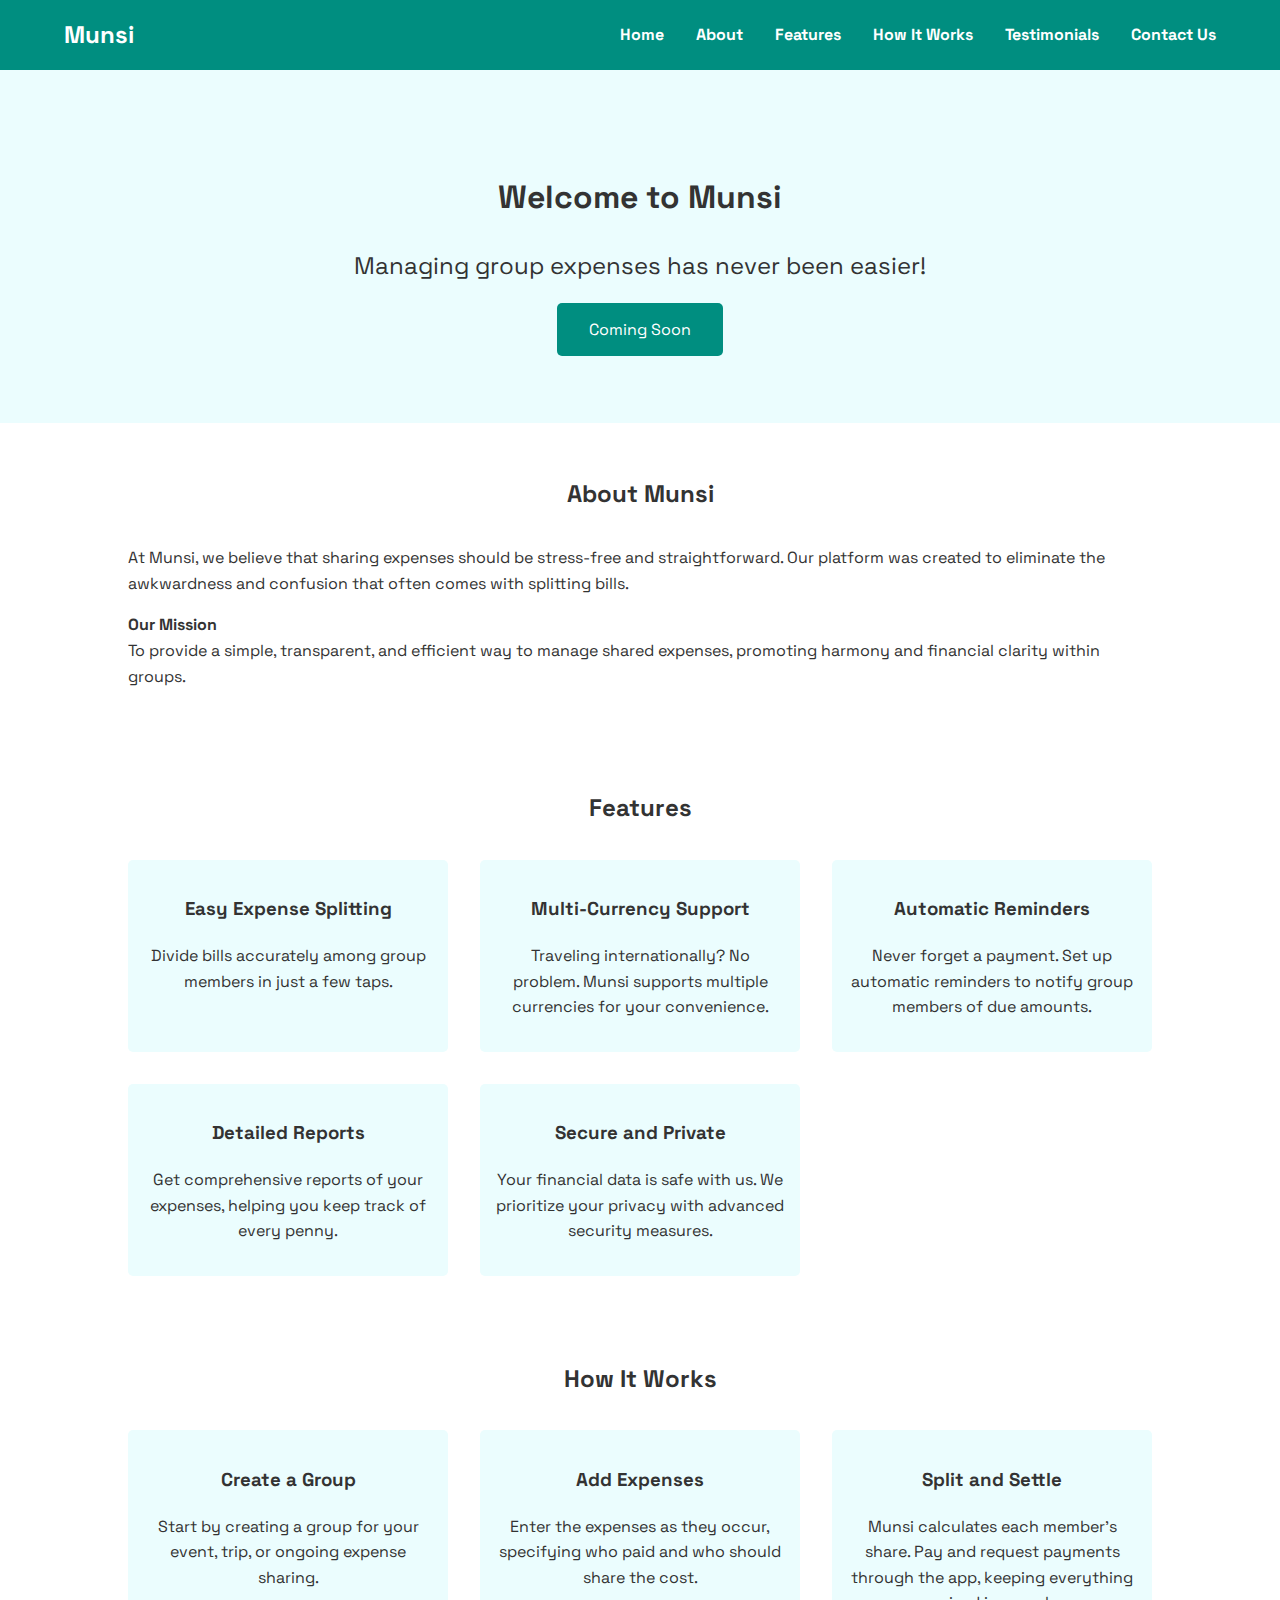
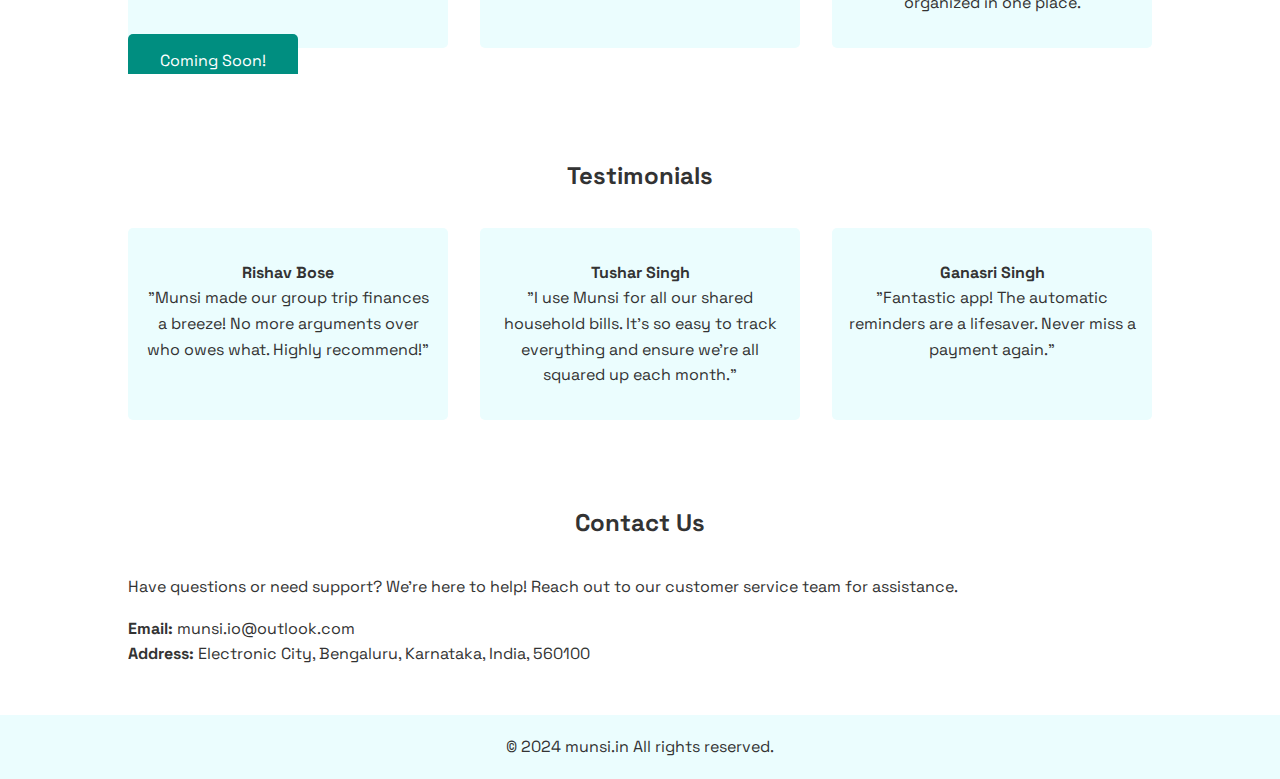
<file: index.html>
<!DOCTYPE html>
<html lang="en">

<head>
    <meta charset="UTF-8">
    <meta name="viewport" content="width=device-width, initial-scale=1.0">
    <title>Munsi - Manage Group Expenses Easily</title>
    <link rel="stylesheet" href="styles.css">
</head>

<body>
    <header>
        <nav>
            <div class="logo">Munsi</div>
            <ul class="nav-links">
                <li><a href="#home">Home</a></li>
                <li><a href="#about">About</a></li>
                <li><a href="#features">Features</a></li>
                <li><a href="#how-it-works">How It Works</a></li>
                <li><a href="#testimonials">Testimonials</a></li>
                <li><a href="#contact">Contact Us</a></li>
            </ul>
            <div class="hamburger">
                <div class="line"></div>
                <div class="line"></div>
                <div class="line"></div>
            </div>
        </nav>
    </header>

    <section id="home" class="hero">
        <h1>Welcome to Munsi</h1>
        <p>Managing group expenses has never been easier!</p>
        <a href="#" class="cta-button">Coming Soon</a>
    </section>

    <section id="about">
        <div class="container">
            <h2>About Munsi</h2>
            <p>At Munsi, we believe that sharing expenses should be stress-free and straightforward. Our platform was
                created to eliminate the awkwardness and confusion that often comes with splitting bills.</p>
            <p><strong>Our Mission</strong><br>To provide a simple, transparent, and efficient way to manage shared
                expenses, promoting harmony and financial clarity within groups.</p>
        </div>
    </section>

    <section id="features">
        <div class="container">
            <h2>Features</h2>
            <div class="features-grid">
                <div class="feature">
                    <h3>Easy Expense Splitting</h3>
                    <p>Divide bills accurately among group members in just a few taps.</p>
                </div>
                <div class="feature">
                    <h3>Multi-Currency Support</h3>
                    <p>Traveling internationally? No problem. Munsi supports multiple currencies for your
                        convenience.</p>
                </div>
                <div class="feature">
                    <h3>Automatic Reminders</h3>
                    <p>Never forget a payment. Set up automatic reminders to notify group members of due amounts.
                    </p>
                </div>
                <div class="feature">
                    <h3>Detailed Reports</h3>
                    <p>Get comprehensive reports of your expenses, helping you keep track of every penny.</p>
                </div>
                <div class="feature">
                    <h3>Secure and Private</h3>
                    <p>Your financial data is safe with us. We prioritize your privacy with advanced security
                        measures.</p>
                </div>
            </div>
        </div>
    </section>

    <section id="how-it-works">
        <div class="container">
            <h2>How It Works</h2>
            <div class="steps">
                <div class="step">
                    <h3>Create a Group</h3>
                    <p>Start by creating a group for your event, trip, or ongoing expense sharing.</p>
                </div>
                <div class="step">
                    <h3>Add Expenses</h3>
                    <p>Enter the expenses as they occur, specifying who paid and who should share the cost.</p>
                </div>
                <div class="step">
                    <h3>Split and Settle</h3>
                    <p>Munsi calculates each member's share. Pay and request payments through the app, keeping
                        everything organized in one place.</p>
                </div>
            </div>
            <a href="#" class="cta-button">Coming Soon!</a>
        </div>
    </section>

    <section id="testimonials">
        <div class="container">
            <h2>Testimonials</h2>
            <div class="testimonials-grid">
                <div class="testimonial">
                    <p><strong>Rishav Bose</strong><br>"Munsi made our group trip finances a breeze! No more
                        arguments over who owes what. Highly recommend!"</p>
                </div>
                <div class="testimonial">
                    <p><strong>Tushar Singh</strong><br>"I use Munsi for all our shared household bills. It's so
                        easy to track everything and ensure we're all squared up each month."</p>
                </div>
                <div class="testimonial">
                    <p><strong>Ganasri Singh</strong><br>"Fantastic app! The automatic reminders are a lifesaver. Never
                        miss a payment again."</p>
                </div>
            </div>
        </div>
    </section>

    <section id="contact">
        <div class="container">
            <h2>Contact Us</h2>
            <p>Have questions or need support? We’re here to help! Reach out to our customer service team for
                assistance.</p>
            <p><strong>Email:</strong> munsi.io@outlook.com<br><strong>Address:</strong> Electronic City, Bengaluru,
                Karnataka, India, 560100</p>
            <!-- <div class="social-links">
                <a href="#">Facebook</a>
                <a href="#">Twitter</a>
                <a href="#">Instagram</a>
                <a href="#">LinkedIn</a>
            </div> -->
        </div>
    </section>

    <footer>
        <div class="footer">
            <p>© 2024 munsi.in All rights reserved.</p>
            <!-- <div class="footer-links">
                <a href="#">Privacy Policy</a>
                <a href="#">Terms of Service</a>
            </div> -->
        </div>
    </footer>
</body>
<script src="./script.js"></script>

</html>
</file>
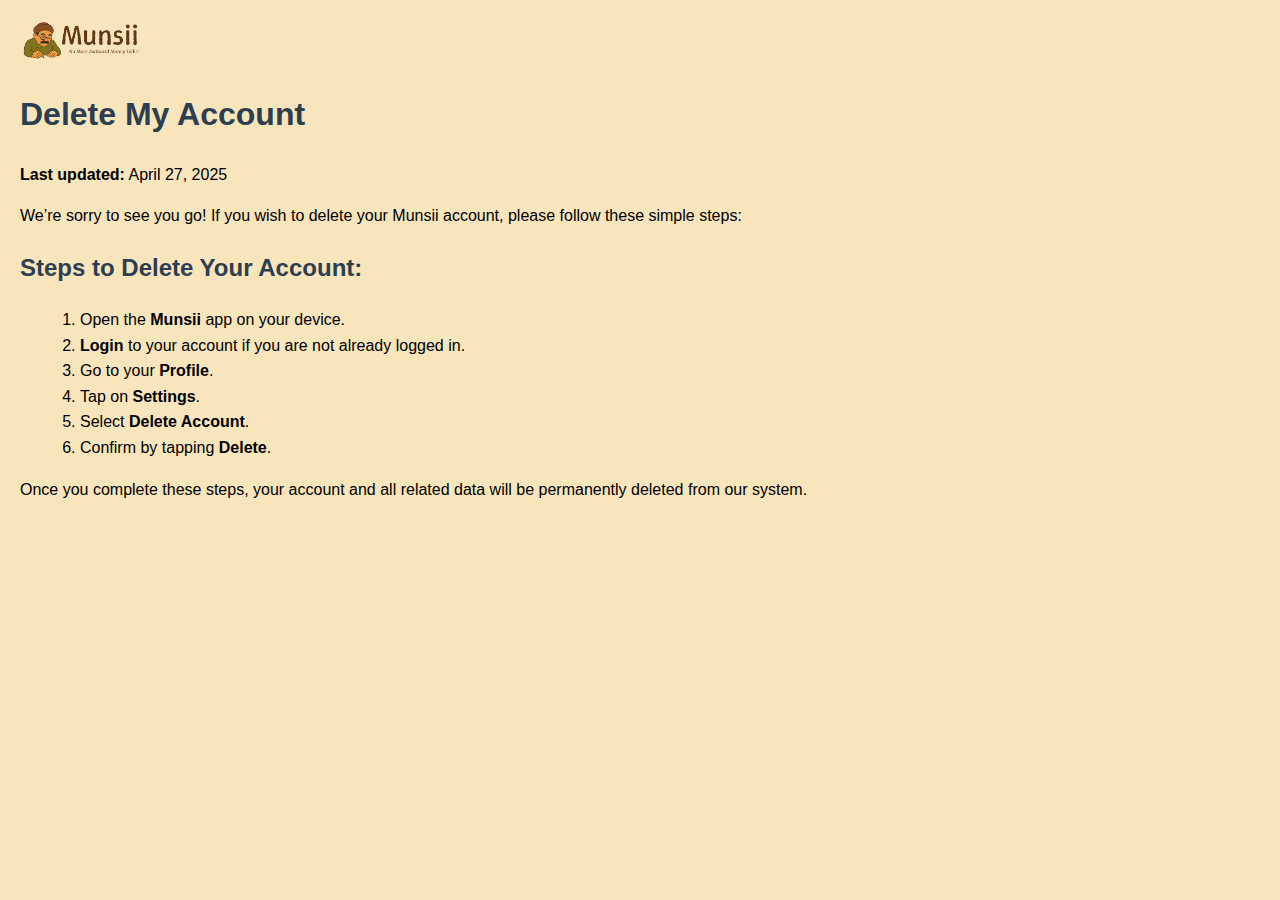
<file: delete-account.html>
<!DOCTYPE html>
<html lang="en">
<head>
  <meta charset="UTF-8">
  <meta name="viewport" content="width=device-width, initial-scale=1">
  <title>Delete My Account - Munsii</title>
  <style>
    body {
        background-color: #f8e5bc;
      font-family: Arial, sans-serif;
      margin: 20px;
      line-height: 1.6;
    }
    h1, h2 {
      color: #2c3e50;
    }
    p {
      margin-bottom: 15px;
    }
    ol {
      margin-left: 20px;
    }
    img{
      height: 40px;
    }
  </style>
</head>
<body>
<img src="./assets/logo.png"  alt="Munsii Logo">
  <h1>Delete My Account</h1>
  <p><strong>Last updated:</strong> April 27, 2025</p>

  <p>We’re sorry to see you go! If you wish to delete your Munsii account, please follow these simple steps:</p>

  <h2>Steps to Delete Your Account:</h2>
  <ol>
    <li>Open the <strong>Munsii</strong> app on your device.</li>
    <li><strong>Login</strong> to your account if you are not already logged in.</li>
    <li>Go to your <strong>Profile</strong>.</li>
    <li>Tap on <strong>Settings</strong>.</li>
    <li>Select <strong>Delete Account</strong>.</li>
    <li>Confirm by tapping <strong>Delete</strong>.</li>
  </ol>

  <p>Once you complete these steps, your account and all related data will be permanently deleted from our system.</p>

  <!-- <h2>Need Help?</h2>
  <p>If you face any issues or have any questions, feel free to contact our support team at:</p>
  <p><strong>Email:</strong> support@munsiiapp.com</p> -->

</body>
</html>
</file>
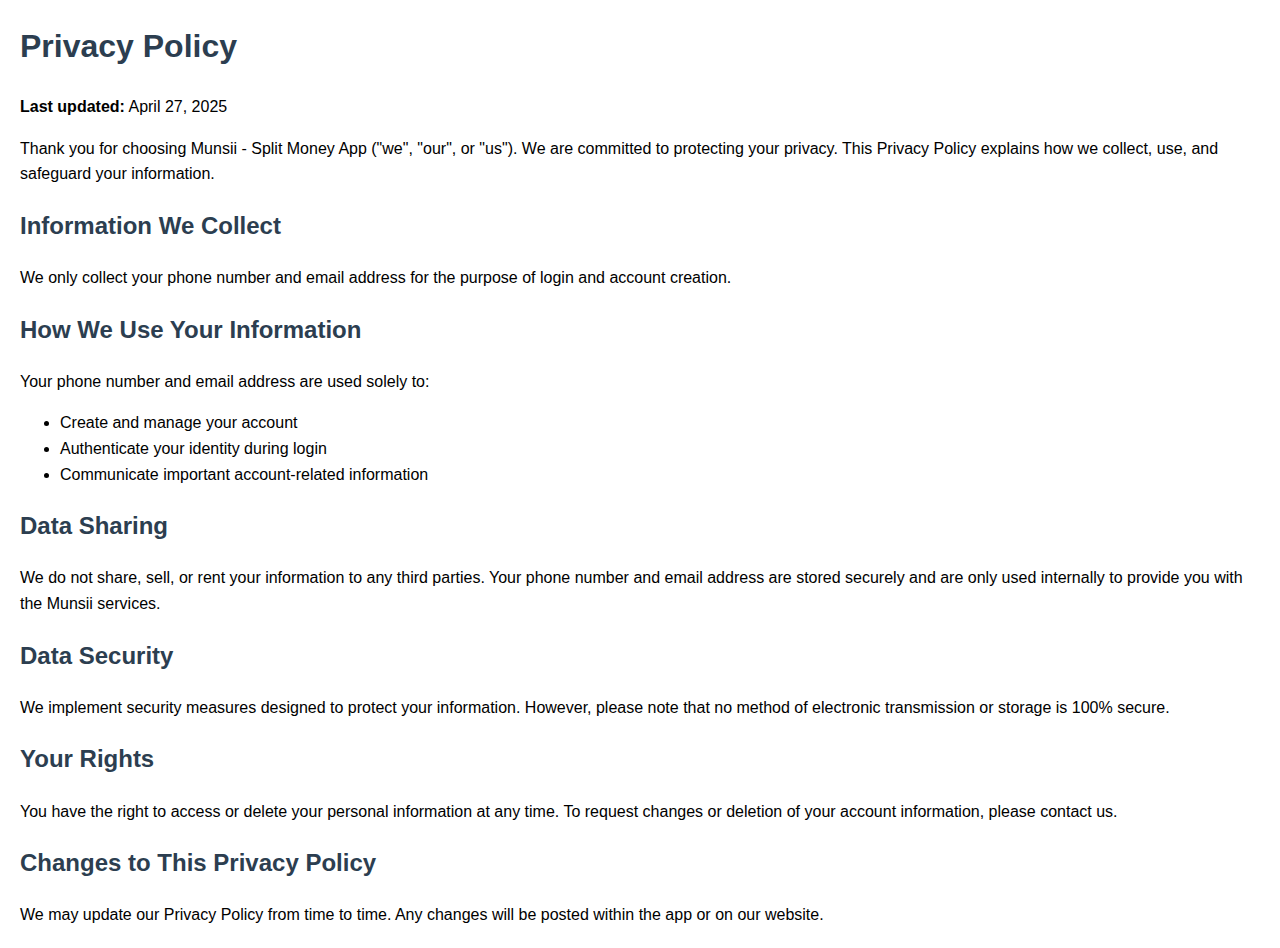
<file: privacy-policy.html>
<!DOCTYPE html>
<html lang="en">
<head>
  <meta charset="UTF-8">
  <meta name="viewport" content="width=device-width, initial-scale=1">
  <title>Privacy Policy - Munsii</title>
  <style>
    body {
      font-family: Arial, sans-serif;
      margin: 20px;
      line-height: 1.6;
    }
    h1, h2 {
      color: #2c3e50;
    }
    p {
      margin-bottom: 15px;
    }
  </style>
</head>
<body>

  <h1>Privacy Policy</h1>
  <p><strong>Last updated:</strong> April 27, 2025</p>

  <p>Thank you for choosing Munsii - Split Money App ("we", "our", or "us"). We are committed to protecting your privacy. This Privacy Policy explains how we collect, use, and safeguard your information.</p>

  <h2>Information We Collect</h2>
  <p>We only collect your phone number and email address for the purpose of login and account creation.</p>

  <h2>How We Use Your Information</h2>
  <p>Your phone number and email address are used solely to:</p>
  <ul>
    <li>Create and manage your account</li>
    <li>Authenticate your identity during login</li>
    <li>Communicate important account-related information</li>
  </ul>

  <h2>Data Sharing</h2>
  <p>We do not share, sell, or rent your information to any third parties. Your phone number and email address are stored securely and are only used internally to provide you with the Munsii services.</p>

  <h2>Data Security</h2>
  <p>We implement security measures designed to protect your information. However, please note that no method of electronic transmission or storage is 100% secure.</p>

  <h2>Your Rights</h2>
  <p>You have the right to access or delete your personal information at any time. To request changes or deletion of your account information, please contact us.</p>

  <h2>Changes to This Privacy Policy</h2>
  <p>We may update our Privacy Policy from time to time. Any changes will be posted within the app or on our website.</p>

  <!-- <h2>Contact Us</h2>
  <p>If you have any questions about this Privacy Policy, please contact us:</p>
  <p><strong>Email:</strong> support@munsiiapp.com</p> -->

</body>
</html>
</file>
<file: styles.css>
@import url('https://fonts.googleapis.com/css2?family=Space+Grotesk:wght@300..700&display=swap');

:root {
    --primary-color: #008e80;
    /* Green */
    --secondary-color: #ebfdfe;
    /* Light Grey */
    --text-color: #333;
    /* Dark Grey */
    --background-color: #fff;
    /* White */
}

body {
    font-family: "Space Grotesk", sans-serif;
    margin: 0;
    padding: 0;
    color: var(--text-color);
    line-height: 1.6;
    background-color: var(--background-color);
}

.p-0 {
    padding: 0px;
}

header {
    background: var(--primary-color);
    color: var(--background-color);
    padding: 1rem 0;
}

header nav {
    display: flex;
    justify-content: space-between;
    align-items: center;
    width: 90%;
    margin: auto;
}

header .logo {
    font-size: 1.5rem;
    font-weight: bold;
}

header ul {
    list-style: none;
    display: flex;
    margin: 0;
}

header ul li {
    margin-left: 2rem;
}

header ul li a {
    color: var(--background-color);
    text-decoration: none;
    font-weight: bold;
}

.hamburger {
    display: none;
    flex-direction: column;
    cursor: pointer;
}

.hamburger .line {
    width: 25px;
    height: 3px;
    background: var(--background-color);
    margin: 4px;
}

section {
    padding: 2rem 0;
}

.hero {
    text-align: center;
    padding: 5rem 0;
    background: var(--secondary-color);
}

.hero h1 {
    margin-bottom: 1rem;
}

.hero p {
    font-size: 1.5rem;
    margin-bottom: 2rem;
}

.cta-button {
    background: var(--primary-color);
    color: var(--background-color);
    padding: 1rem 2rem;
    text-decoration: none;
    border-radius: 5px;
}

.container {
    width: 80%;
    margin: auto;
    overflow: hidden;
}

h2 {
    text-align: center;
    margin-bottom: 2rem;
}

.features-grid,
.testimonials-grid,
.steps {
    display: grid;
    grid-template-columns: repeat(auto-fit, minmax(250px, 1fr));
    gap: 2rem;
}

.feature,
.testimonial,
.step {
    background: var(--secondary-color);
    padding: 1rem;
    border-radius: 5px;
    text-align: center;
}

.social-links {
    text-align: center;
    margin-top: 1rem;
}

.social-links a {
    margin: 0 0.5rem;
    text-decoration: none;
    color: var(--primary-color);
}

footer {
    background: var(--secondary-color);
    color: var(--text-color);
    text-align: center;
    padding: 0.2rem 0;
}

footer .footer-links a {
    color: var(--background-color);
    margin: 0 0.5rem;
    text-decoration: none;
}

@media (max-width: 768px) {
    .nav-links {
        display: none;
        flex-direction: column;
        width: 100%;
    }

    .nav-links.open {
        display: flex;
    }

    header ul {
        flex-direction: column;
        width: 100%;
    }

    header ul li {
        margin: 1rem 0;
    }

    .hamburger {
        display: flex;
    }
}

@media (prefers-color-scheme: dark) {
    :root {
        --primary-color: #1e1e1e;
        /* Dark Grey */
        --secondary-color: #333;
        /* Medium Grey */
        --text-color: #f4f4f4;
        --text-color-light: #c1c1c1;
        /* Light Grey */
        --background-color: #121212;
        /* Very Dark Grey */
    }

    body {
        color: var(--text-color);
        background-color: var(--background-color);
    }

    header {
        background: var(--primary-color);
        color: var(--text-color);
    }

    header ul li a {
        color: var(--text-color-light);
    }

    .hamburger .line {
        background: var(--text-color-light);
    }

    .cta-button {
        background: var(--primary-color);
        color: var(--text-color);
    }

    footer {
        background: var(--primary-color);
        color: var(--text-color);
    }
}
</file>
